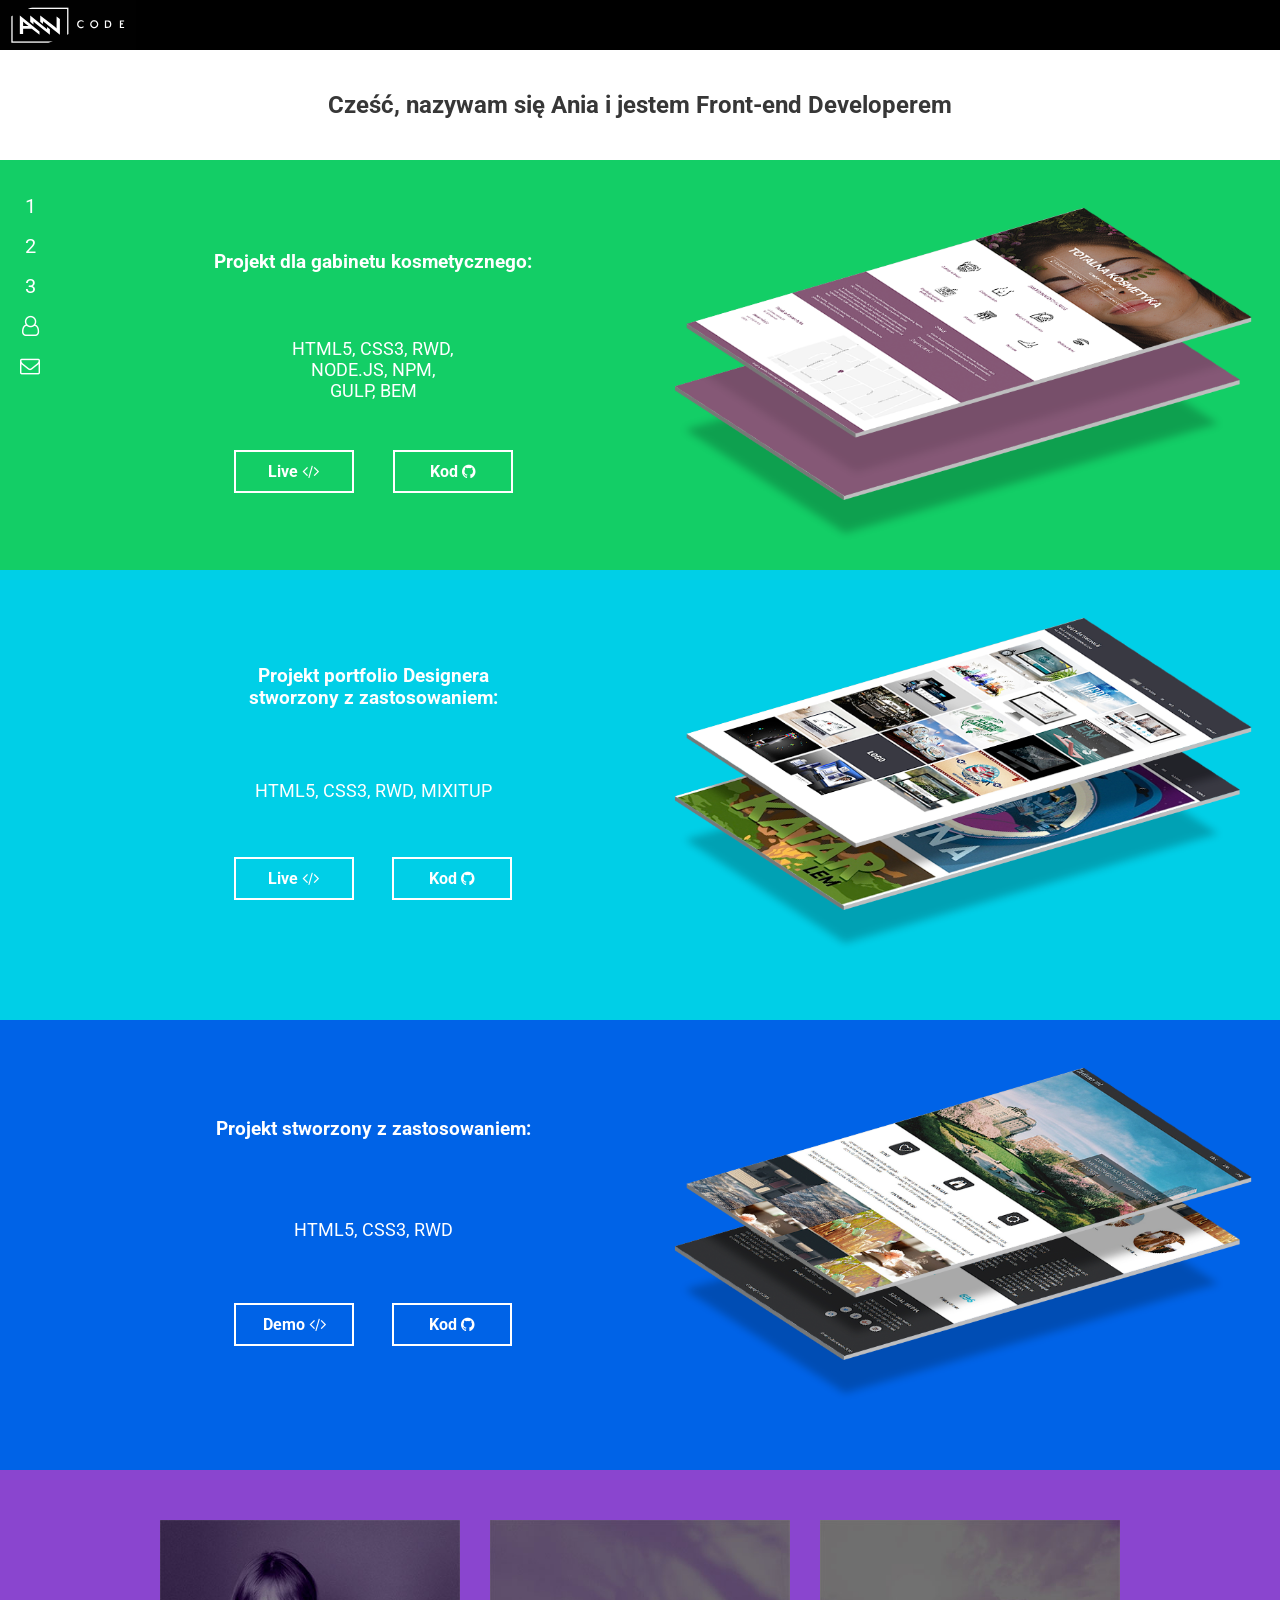
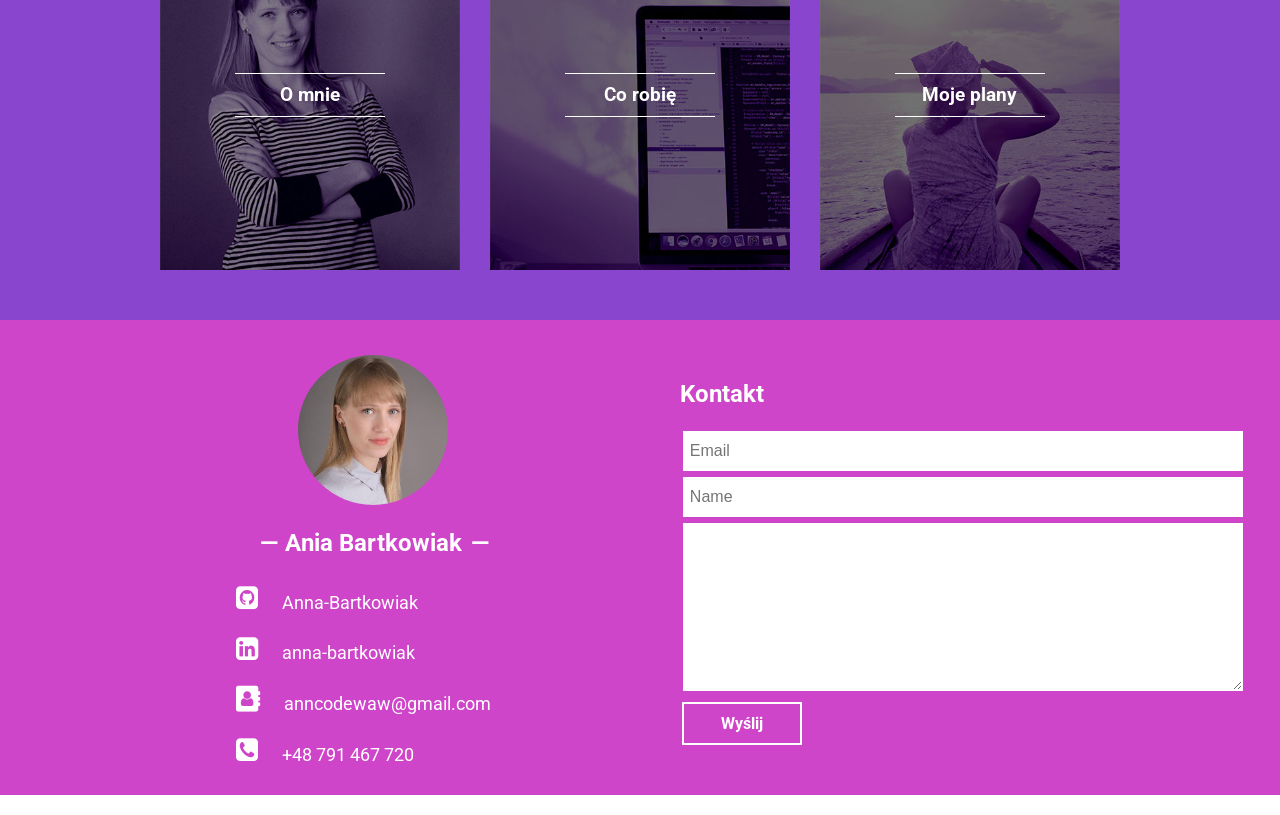
<file: index.html>
<!DOCTYPE html>
<html>
<head>
	<!-- Global site tag (gtag.js) - Google Analytics -->
<script async src="https://www.googletagmanager.com/gtag/js?id=UA-110729280-1"></script>
<script>
  window.dataLayer = window.dataLayer || [];
  function gtag(){dataLayer.push(arguments);}
  gtag('js', new Date());

  gtag('config', 'UA-110729280-1');
</script>
<meta charset="utf-8">
<meta name="Description" content="Portfolio Anna Bartkowiak">
<meta name="Keywords" content="Portfolio AnnCode, Web Developer, Front-end Developer, Anna Bartkowiak">
<meta name="viewport" content="width=device-width, initial-scale=1.0">
 
<title>Portfolio Anna Bartkowiak</title>

<link rel="stylesheet" href="style.css">
<link rel="stylesheet" href="https://maxcdn.bootstrapcdn.com/font-awesome/4.7.0/css/font-awesome.min.css"> 
<link rel="stylesheet" href="https://cdnjs.cloudflare.com/ajax/libs/animate.css/3.5.2/animate.min.css">
<link href="https://cdnjs.cloudflare.com/ajax/libs/jquery/3.2.1/jquery.min.js">

<script src="https://ajax.googleapis.com/ajax/libs/jquery/3.2.1/jquery.min.js"></script>
<!--
<script>
$(document).ready(function() {
  $("html").on("submit","#contact_form",function(e){
    e.preventDefault();
    $("#send_form_status").html('').hide();
    var data=$("#contact_form").serialize();
    $.post("/send_form.php",data,function(res){
      $("#send_form_status").html(res.msg).show();
      if(res.status==1){ 
        $("#contact_form")[0].reset();
      } 
    });
  });
});
</script>
-->
</head>
<body>
	<header id="item1">
		<div class="navbar-header">
<!-- Generator: Adobe Illustrator 21.0.0, SVG Export Plug-In . SVG Version: 6.00 Build 0)  -->
		<!--Logo-->
			
<svg version="1.1" id="Layer_1" xmlns="http://www.w3.org/2000/svg" xmlns:xlink="http://www.w3.org/1999/xlink" x="0px" y="0px"
	 viewBox="0 0 1890.9 688" style="enable-background:new 0 0 1890.9 688;" xml:space="preserve">
<style type="text/css">
	.st0{fill:#010101;}
	.st1{fill:none;}
	.st2{fill:#FFFFFF;}
	.st3{clip-path:url(#SVGID_2_);fill:none;stroke:#FFFFFF;stroke-width:18;stroke-miterlimit:10;}
	.st4{clip-path:url(#SVGID_4_);fill:none;stroke:#FFFFFF;stroke-width:18;stroke-miterlimit:10;}
	.st5{clip-path:url(#SVGID_6_);fill:none;stroke:#FFFFFF;stroke-width:18;stroke-miterlimit:10;}
	.st6{clip-path:url(#SVGID_8_);fill:none;stroke:#FFFFFF;stroke-width:18;stroke-miterlimit:10;}
	.st7{clip-path:url(#SVGID_10_);fill:none;stroke:#FFFFFF;stroke-width:18;stroke-miterlimit:10;}
	.st8{clip-path:url(#SVGID_12_);fill:none;stroke:#FFFFFF;stroke-width:18;stroke-miterlimit:10;}
	.st9{clip-path:url(#SVGID_14_);fill:none;stroke:#FFFFFF;stroke-width:18;stroke-miterlimit:10;}
</style>
<rect x="-1647.1" y="-367.1" class="st0" width="4410.4" height="5487.1"/>
<g>
	<g>
		<path class="st1" d="M350.9,327.7c-5.3-4.2-10.4-8.6-15.4-13.3c-4.9-4.6-9.6-9.5-14.1-14.6v63.3h74.8L350.9,327.7z"/>
		<g>
			<path class="st2" d="M654.1,406.8L419.8,214.1v89.2l45.8,35.6v-39.1c4.5,5.1,9.2,10,14.1,14.6c4.9,4.6,10.1,9.1,15.4,13.3
				l198.3,154.9v-42.4V439v-33.8L654.1,375V406.8z"/>
			<path class="st2" d="M275.7,472.9h45.8v-74.1h120.5l107.3,83.8V439L275.7,214.1V472.9z M321.4,299.8c4.5,5.1,9.2,10,14.1,14.6
				c4.9,4.6,10.1,9.1,15.4,13.3l45.4,35.4h-74.8V299.8z"/>
			<path class="st2" d="M786.6,396.5c-6-6.1-11.7-11.6-17.1-16.5c-5.4-4.9-10.8-9.5-16.1-13.8L559,214.1V255v7.8v37.8l39.1,33v-39.3
				l234.4,188.4v-219l-46-35.4V396.5z"/>
		</g>
	</g>
</g>
<g>
	<defs>
		
			<rect id="SVGID_9_" x="280.7" y="-202.2" transform="matrix(0.4041 0.9147 -0.9147 0.4041 650.6171 -298.2685)" width="547.1" height="1104.9"/>
	</defs>
	<clippath id="SVGID_2_">
		<use xlink:href="#SVGID_9_"  style="overflow:visible;"/>
	</clippath>
	<rect x="166.5" y="115.7" class="st3" width="775.6" height="469.2"/>
</g>
<g>
	<path class="st2" d="M1160.4,309.3c-4.8-4.1-10-7.2-15.3-9.3c-5.4-2.1-11.1-3.1-17-3.1c-11.5,0-20.9,3.7-28.1,11.1
		c-7.2,7.4-10.8,16.9-10.8,28.7c0,11.4,3.5,20.7,10.5,28.1c7,7.4,15.9,11.1,26.6,11.1c6.2,0,12.2-1.1,17.8-3.3
		c5.6-2.2,11-5.5,16.2-10v19.3c-4.6,3.3-9.6,5.8-15,7.4c-5.4,1.6-11.3,2.4-17.6,2.4c-8,0-15.5-1.3-22.3-4c-6.8-2.6-12.8-6.5-18-11.6
		c-5.1-5-9.1-11-11.8-17.8c-2.8-6.8-4.1-14.1-4.1-21.8c0-7.7,1.4-15,4.1-21.7c2.8-6.8,6.7-12.7,12-17.9c5.2-5.2,11.2-9.1,18-11.8
		c6.8-2.7,14.1-4,21.9-4c6.2,0,12.1,0.9,17.7,2.7c5.6,1.8,11,4.5,16.3,8.2L1160.4,309.3z"/>
	<path class="st2" d="M1457.9,389V283.7h23.1c15,0,25.6,0.8,31.7,2.3c6.1,1.5,11.5,4,16.1,7.6c6.1,4.6,10.7,10.6,13.8,17.9
		c3.1,7.3,4.7,15.6,4.7,24.9s-1.6,17.6-4.7,24.8c-3.1,7.2-7.8,13.2-13.8,17.9c-4.6,3.5-9.8,6.1-15.7,7.6c-5.9,1.5-15,2.3-27.4,2.3
		h-4.6H1457.9z M1475,373.5h14.4c7.9,0,13.8-0.5,17.8-1.6c4-1.1,7.4-2.8,10.3-5.3c4-3.4,7-7.6,8.9-12.7c2-5.1,3-10.9,3-17.6
		c0-6.7-1-12.6-3-17.6c-2-5.1-5-9.3-8.9-12.7c-3-2.5-6.5-4.3-10.7-5.3c-4.1-1.1-10.6-1.6-19.4-1.6h-6.2h-6.2V373.5z"/>
	<path class="st2" d="M1666.4,389V283.7h58.7v14.5h-41.6v26.4h25.4v15h-25.4v34h41.6V389H1666.4z"/>
	<path class="st2" d="M1365.7,336.6c0,7.5-1.4,14.5-4.2,21.2c-2.8,6.7-6.9,12.6-12.3,17.8c-5.4,5.2-11.5,9.2-18.3,12
		c-6.8,2.8-13.9,4.2-21.4,4.2c-7.6,0-14.8-1.4-21.7-4.2c-6.9-2.8-12.9-6.8-18.2-12c-5.4-5.2-9.4-11.1-12.2-17.8
		c-2.8-6.6-4.2-13.7-4.2-21.3c0-7.5,1.4-14.6,4.2-21.3c2.8-6.7,6.9-12.6,12.2-17.9c5.4-5.2,11.5-9.2,18.3-11.9
		c6.8-2.7,14-4.1,21.6-4.1c7.6,0,14.7,1.4,21.5,4.1c6.8,2.7,12.9,6.7,18.2,11.9c5.4,5.3,9.5,11.3,12.3,18
		C1364.3,322.1,1365.7,329.1,1365.7,336.6z M1347.9,336.6c0-5.3-1-10.4-2.9-15.2c-1.9-4.8-4.7-9.1-8.4-12.8
		c-3.5-3.7-7.7-6.5-12.3-8.5c-4.7-2-9.6-3-14.8-3s-10.1,1-14.8,2.9c-4.7,2-8.8,4.8-12.5,8.6c-3.6,3.7-6.4,7.9-8.3,12.7
		c-1.9,4.8-2.9,9.9-2.9,15.2c0,5.3,1,10.3,2.9,15.1c1.9,4.7,4.7,9,8.3,12.7c3.6,3.7,7.8,6.6,12.4,8.6c4.6,2,9.6,2.9,14.8,2.9
		c5.1,0,10-1,14.6-2.9c4.6-2,8.8-4.8,12.5-8.6c3.6-3.7,6.4-8,8.4-12.8C1346.9,346.9,1347.9,341.8,1347.9,336.6z"/>
</g>
</svg>


		</div>
		
<!--Menu fixed to left-->
		<div class="navbar">
			<ul>
				<a href="#item1" class="menu active"><li>1</li></a>
				<a href="#item2" class="menu"><li>2</li></a>
				<a href="#item3" class="menu"><li>3</li></a>
				<a href="#item4" class="menu"><li><i class="fa fa-user-o" aria-hidden="true"></i></li></a>
				<a href="#item5" class="menu"><li><i class="fa fa-envelope-o" aria-hidden="true"></i></li></a>
			</ul>
		</div>
	</header>
	
<!--Section jumbotron-->
	<section class="jumbotron">
		<h1>Cześć, nazywam się Ania i jestem Front-end Developerem</h1>
	</section>
	
<!--Section 1 - project Brand1-->
	<section class="section_1">
		<div class="row">
			<div class="col-l-offset-1 col-s-offset-0"></div>
			<div class="col-l-5 col-m-5 col-s-12">
				<div class="box-content">
					<h3>Projekt dla gabinetu kosmetycznego:</h3>
					<p>html5, css3, rwd,<br> node.js, npm,<br> gulp, bem</p>
					
					<div class="button">
						<a href="http://totalnakosmetyka.pl/" target="_blank"><button type="button" class="btn btn-purple">Live <i class="fa fa-code" aria-hidden="true"></i>
						</button></a>
						<a href="https://github.com/Anna-Bartkowiak/Projekt---Totalna-Kosmetyka" target="_blank"><button type="button" class="btn btn-purple">Kod <i class="fa fa-github" aria-hidden="true"></i></button></a>
					</div>
				</div>
			</div>

			<div class="col-l-6 col-m-6 col-s-12">
			<img src="img/totalna_kosmetyka.png" alt="Projekt Totalna Kosmetyka" title="Projekt Totalna Kosmetyka">
			</div>
		</div>	
	</section>

<!--Section 2 - project Zielono mi-->
	<section  id="item2" class="section_2">
		<div class="row">
			<div class="col-l-offset-1 col-s-offset-0"></div>
			<div class="col-l-5 col-m-5 col-s-12">
				<div class="box-content">
					<h3>Projekt portfolio Designera <br>stworzony z zastosowaniem:</h3>
					<p>html5, css3, rwd, mixitup</p>
					
					<div class="button">
						<a href="http://adambartoszewski.pl" target="_blank"><button type="button" class="btn btn-purple">Live <i class="fa fa-code" aria-hidden="true"></i>
						</button></a>
						<a href="https://github.com/Anna-Bartkowiak/Adam-portfolio" target="_blank"><button type="button" class="btn btn-purple">Kod <i class="fa fa-github" aria-hidden="true"></i></button></a>
					</div>
				</div>
			</div>

			<div class="col-l-6 col-m-6 col-s-12">
			<img src="img/adam_portfolio_v02.png" alt="Projekt portfolio Designera" title="Projekt portfolio Designera">
			</div>
		</div>	
	</section>
	
<!--Section 3 - project Zielono mi-->
	<section  id="item3" class="section_3">
		<div class="row">
			<div class="col-l-offset-1 col-s-offset-0"></div>
			
			<div class="col-l-5 col-m-5 col-s-12">
				<div class="box-content">
					<h3>Projekt stworzony z zastosowaniem:</h3>
					<p>html5, css3, rwd</p>
				
					<div class="button">
						<a href="http://anncode.pl/zielono-mi/" target="_blank"><button type="button" class="btn btn-purple"> Demo <i class="fa fa-code" aria-hidden="true"></i></button></a>
						<a href="https://github.com/Anna-Bartkowiak/Zielono-mi-my-first-site.git" target="_blank"><button type="button" class="btn btn-purple">Kod <i class="fa fa-github" aria-hidden="true"></i></button></a>
					</div>
				</div>
			</div>
			
			<div class="col-l-6 col-m-6 col-s-12">
			<img src="img/zielono-mi1.png" alt="Projekt My first site" title="Projekt My first site">
			</div>
		</div>
	</section>
	
<!--Section 4 with cards about me-->
	<section id="item4" class="section_4">
		<div class="row">
			<div class="col-l-offset-1 col-s-offset-0"></div>
			<div class="col-l-10 col-s-12">
				<div class="text">
					<div id="box">
						<div id="card">
							<div id="front">
								<h3>O mnie</h3>
								<p>Pochodzę ze Szczecinia, a od 3 lat mieszkam w Warszawie. <br><br>Ukończyłam intensywny Bootcamp w szkole Kodilla. Wiedzę czerpię z kursów internetowych, książek, dokumentacji i wielu innych dostępnych materiałów. Interesuję się rozwojem osobistym, zdrowym odżywianiem oraz aktywością fizyczną. <br><br>Dla relaksu czytam kryminały.</p>
							</div>

							<div id="back">
								<p>Pochodzę ze Szczecinia, a od 3 lat mieszkam w Warszawie. <br><br>Ukończyłam intensywny Bootcamp w szkole Kodilla. Wiedzę czerpię z kursów internetowych, książek, dokumentacji i wielu innych dostępnych materiałów. Interesuję się rozwojem osobistym, zdrowym odżywianiem oraz aktywością fizyczną. <br><br>Dla relaksu czytam kryminały.</p>
							</div>
						</div>
					</div>
					
					<div id="box1">
						<div id="card1">
							<div id="front1">
								<h3>Co robię</h3>
								<p>Ćwiczę kodując PSD do HTML&CSS czy przerabiając kursy internetowe. Ostatni mój projekt zrobiłam na podstawie jednego z nich z użyciem npm, node.js, webpack, gulp. <br><br>Dlaczego programowanie? Ponieważ chcę tworzyć, rozwiązywać zagadki, rozwijać się i czerpać z tego przyjemność i satysfakcję.</p>
							</div>

							<div id="back1">
								<p>Ćwiczę kodując PSD do HTML&CSS czy przerabiając kursy internetowe. Ostatni mój projekt zrobiłam na podstawie jednego z nich z użyciem npm, node.js, webpack, gulp. <br><br>Dlaczego programowanie? Ponieważ chcę tworzyć, rozwiązywać zagadki, rozwijać się i czerpać z tego przyjemność i satysfakcję.</p>
							</div>
						</div>
					</div>
					
					<div id="box2">
						<div id="card2">
							<div id="front2">
								<h3>Moje plany</h3>
								<p>W przyszłości chcę być profesjonalną Front-end Developerką specjalizującą się w CSS i Javascript. Niestety nauka bez wsparcia nie należy do łatwych. Dlatego chciałabym zdobyć doświadczenie pod okiem profesjonalistów, aby móc tworzyć zaawansowane strony i aplikacje. <br><br>Zależy ci na zmotywowanym pracowniku do dłuższej współpracy? Koniecznie się do mnie odezwij chętnie z tobą porozmawiam!</p>
							</div>

							<div id="back2">
								<p>W przyszłości chcę być profesjonalną Front-end Developerką specjalizującą się w CSS i Javascript. Niestety nauka bez wsparcia nie należy do łatwych. Dlatego chciałabym zdobyć doświadczenie pod okiem profesjonalistów, aby móc tworzyć zaawansowane strony i aplikacje. <br><br>Zależy ci na zmotywowanym pracowniku do dłuższej współpracy? Koniecznie się do mnie odezwij chętnie z tobą porozmawiam!</p>
							</div>
						</div>
					</div>
				</div>
			</div>	
		</div>
	</section>
	
<!--Section 5 - Contact form-->
	<section id="item5" class="section_5">
		<div class="row">
			<div class="col-l-offset-1 col-m-offset-1 col-s-offset-0"></div>
			
			<div class="col-l-5 col-m-10 contact col-s-12">
				<div class="profil_picture">
					<img src="img/zdjecie-profilowe2.jpg" alt="Ania Bartkowiak" title="Ania Bartkowiak" class="animated bounceIn">
				</div>
				
				<h2><span style="letter-spacing: -2px; margin: 0 5px;"> &mdash; </span>Ania Bartkowiak<span style="letter-spacing: -2px; margin: 0 5px;"> &mdash; </span></h2>

				<div class="wrapper-box">
					<div class="wrapper">
						<i class="fa fa-github-square animated pulse" aria-hidden="true"></i>
						<a href="http://github.com/Anna-Bartkowiak" target="_blank">Anna-Bartkowiak</a>
					</div>

					<div class="wrapper">
						<i class="fa fa-linkedin-square animated pulse" aria-hidden="true"></i>
						<a href="http://www.linkedin.com/in/anna-bartkowiak-3b36a1b1" target="_blank">anna-bartkowiak</a>
					</div>

					<div class="wrapper">
						<i class="fa fa-address-book animated pulse" aria-hidden="true"></i>
						<a href="mailto:anncodewaw@gmail.com">anncodewaw@gmail.com</a>
					</div>

					<div class="wrapper">
						<i class="fa fa-phone-square animated pulse" aria-hidden="true"></i>
						<a href="tel:+48791467720">+48 791 467 720</a>
					</div>
				</div>
			</div>
			
			<div class="col-l-6 col-m-12 pink col-s-12">
				<h2 class="section_5--contant">Kontakt</h2>
				<div id="send_form_status"></div>
				<form class="form" action="/send_form.php" method="post" id="contact_form">
					<div class="form-group">
						<input type="text" name="email" class="form-control" id="email" placeholder="Email" pattern="[^ @]*@[^ @]*" title="Enter the correct email format." required>
					</div>

					<div class="form-group">
						<input type="text" name="name" class="form-control" id="name" placeholder="Name" required>
					</div>

					<div class="form-group">
						<textarea name="message" id="message" class="form-control" rows="5" required></textarea>
					</div>

					<div class="form-group">
						<button type="submit" class="btn btn-purple submit">Wyślij</button>
					</div>
				</form>
			</div>
		</div>
	</section>
	
	<a href="#" class="go-top"><i class="fa fa-chevron-up" aria-hidden="true"></i></a>
	
	<script src="./js/scrollTopAn.js"></script>
	<script src="./js/contact-form.js"></script>
</body>
</html>
</file>
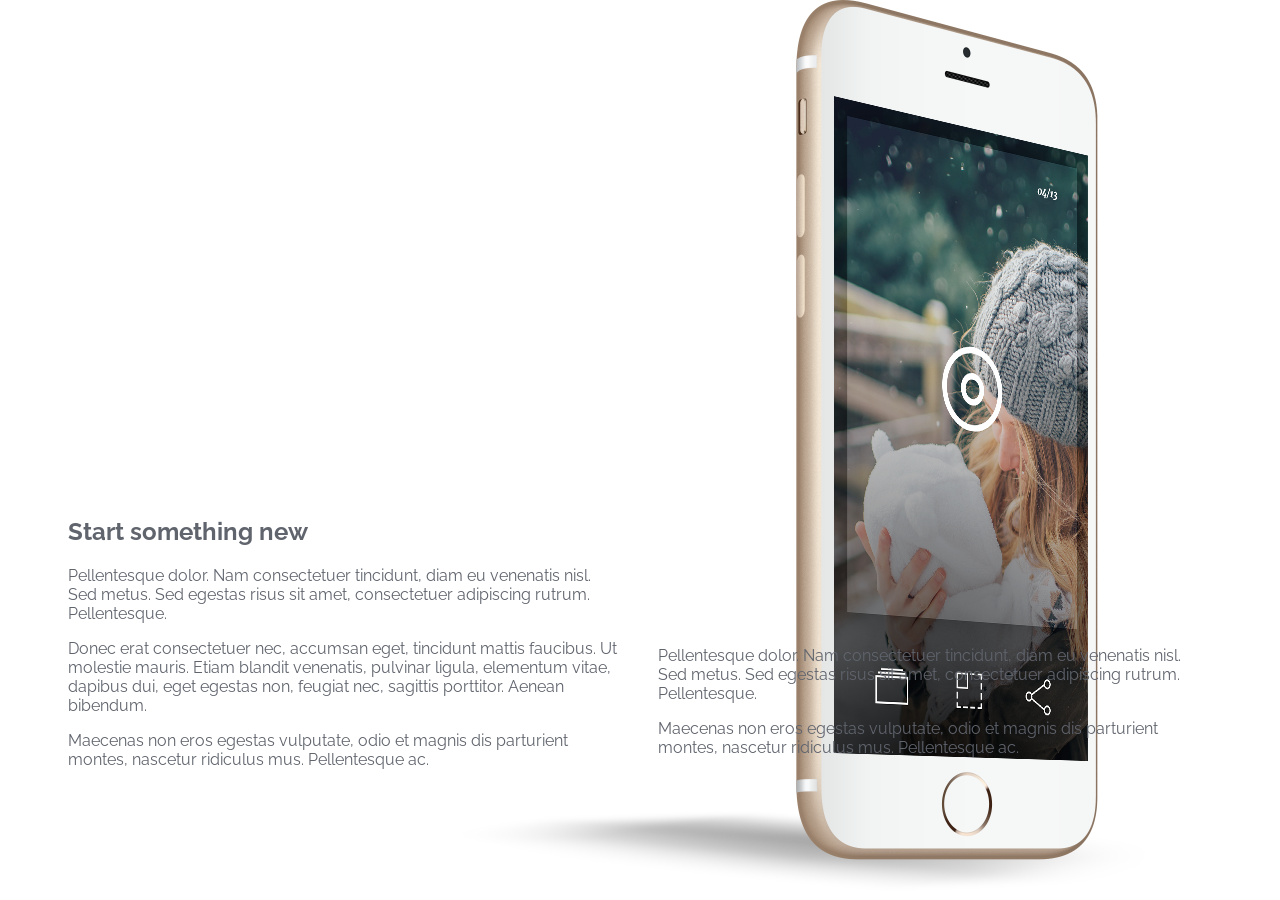
<file: Projekt1/index.html>
<!DOCTYPE html>
<html lang="pl">
<head>
	<meta charset="utf-8">
	<meta name="keywords" content="Picture perfect">
	<meta name="description" content="Picture perfect">
	<meta name="viewport" content="width=device-width, initial-scale=1.0">

	<title>Picture perfect</title>

	<link rel="stylesheet" href="https://maxcdn.bootstrapcdn.com/font-awesome/4.5.0/css/font-awesome.min.css">
	<link rel="stylesheet" href="style.css">
</head>
<body>
	<section class="hero">
		<div class="slogan">
			<h2>Picture perfect</h2>
			<p>Nullam rutrum molestie, lectus felis non dui. Vestibulum lacinia eros.</p>
		</div>

		<div class="Picture">
			<img src="./img/14-layers.png">
		</div>
	</section><!--end section with class hero-->

	<div class="container">
		<div class="wrapper content">
			<div class="row">
				<div class="col-m-6">
					<h2>Start something new</h2>
					<p>Pellentesque dolor. Nam consectetuer tincidunt, diam eu venenatis nisl. Sed metus. Sed egestas risus sit amet, consectetuer adipiscing rutrum. Pellentesque.</p>
					<p>Donec erat consectetuer nec, accumsan eget, tincidunt mattis faucibus. Ut molestie mauris. Etiam blandit venenatis, pulvinar ligula, elementum vitae, dapibus dui, eget egestas non, feugiat nec, sagittis porttitor. Aenean bibendum.</p>
					<p>Maecenas non eros egestas vulputate, odio et magnis dis parturient montes, nascetur ridiculus mus. Pellentesque ac.</p>
				</div>

				<div class="col-m-6 a">
					<p>Pellentesque dolor. Nam consectetuer tincidunt, diam eu venenatis nisl. Sed metus. Sed egestas risus sit amet, consectetuer adipiscing rutrum. Pellentesque.</p>
					<p>Maecenas non eros egestas vulputate, odio et magnis dis parturient montes, nascetur ridiculus mus. Pellentesque ac.</p>
				</div>
			</div>
		</div>

		<div class="wrapper 2">
			<div class="parallax"></div><!--parallax effect-->
		</div>
	</div>

	<section class="gallery">
		<div></div>
		<div></div>
		<div></div>
		<div></div>
		<div></div>
		<div></div>
	</section>
</body>
</html>
</file>
<file: style.css>
@import url('https://fonts.googleapis.com/css?family=Roboto');

* { 
	box-sizing: border-box; 
}

body {
	margin: 0;
	font-family: 'Roboto', Helvetica, Arial, sans-serif;
	color: #FFF;
}

.row:before,
.row:after {
    content: "";
    display: table;
    clear: both;
}

[class*="col-"] {
	float: left;
	min-height: 1px;
}

.col-l-1 {width: 8.33%;} 
.col-l-2 {width: 16.66%;} 
.col-l-3 {width: 25%;} 
.col-l-4 {width: 33.33%;} 
.col-l-5 {width: 41.66%;} 
.col-l-6 {width: 50%;} 
.col-l-7 {width: 58.33%;} 
.col-l-8 {width: 66.66%;} 
.col-l-9 {width: 75%;} 
.col-l-10 {width: 83.33%;} 
.col-l-11 {width: 91.66%;} 
.col-l-12 {width: 100%;} 

.col-l-offset-0 {margin-left: 0;}
.col-l-offset-1 {margin-left: 8.33%;}
.col-l-offset-2 {margin-left: 16.66%;}
.col-l-offset-3 {margin-left: 25%;}
.col-l-offset-4 {margin-left: 33.33%;}
.col-l-offset-5 {margin-left: 41.66%;}
.col-l-offset-6 {margin-left: 50%;}
.col-l-offset-7 {margin-left: 58.33%;}
.col-l-offset-8 {margin-left: 66.66%;}
.col-l-offset-9 {margin-left: 75%;}
.col-l-offset-10 {margin-left: 83.33%;}
.col-l-offset-11 {margin-left: 91.66%;}

/*Panel nawigacji*/
header {
	min-height: 50px;
	font-size: 0px;
}

.navbar-header {
	width: 100%;
	min-height: inherit;
	position: fixed;
	top: 0;
	z-index: 1;
	background-color: #000;
}

.navbar {
	font-size: 16px;
	position: fixed;
    left: 0;
	top: 170px;
}

ul {
	padding-left: 0;
}

.navbar li {
	display: block;
	list-style-type: none;
	height: 40px;
	line-height: 40px;
	font-size: 20px;
	padding-left: 20px;
	padding-right: 20px;
	text-align: center;
}

a {
	color: #FFF;
	vertical-align: middle;
	text-decoration: none;
}

svg {
	height: 49.5px;
}

.navbar li:visited {
	background-color: #373737;
}

.navbar li:hover {
	background-color: #7C7E84;
}

.navbar li:active {
	background-color: #373737;
}

/*Section jumbotron*/
.jumbotron {
	width: 100%;
	padding: 40px;
	background: #FFF;
	text-align: center;
	vertical-align: middle;
}

.jumbotron > h1 {
	max-width: 920px;
	line-height: 30px;
	padding: 0 20px;
	margin: 0 auto;
	font-size: 24px;
	color: #373737;
	-webkit-animation-duration: 2s;
  	-webkit-animation-delay: 0s;
}

/*Section - project*/
.section_1 {
	width: 100%;
	min-height: 410px;
	background-color: #13CE66;
}

.section_2,
.section_3,
.section_4 {
	width: 100%;
	height: 100%;
	min-height: 450px;
}

.section_2 {
	background-color: #00CFE7;
}

.section_3 {
	background-color: #0063E7;
}

.section_4 {
	background-color: #8A45CF;
}

.section_5 {
	background-color: #CF45CA;
}

h3 {
	-webkit-animation-duration: 3s;
  	-webkit-animation-delay: 3s;
}

p {
	font-size: 18px;
	margin: 10px 40px;
	-webkit-animation-duration: 3s;
  	-webkit-animation-delay: 3s;
}

.section_1 p,
.section_2 p,
.section_3 p,
.section_1 h3,
.section_2 h3,
.section_3 h3 {
	text-align: center;
}

.col-l-6,
.col-l-5 {
	height: 100%;
	min-height: 410px;
	padding: 15px 15px;
	display: flex;
	align-items: center;
	justify-content: center;
	flex-direction: column;
}

.pink {
	display: block;
	padding: 40px;
}

img {
	width: 100%;
	height: auto;
	-webkit-animation-duration: 3s;
  	-webkit-animation-delay: 6s;
}

.button {
	display: flex;
	justify-content: space-around;
}

.box-content {
	min-height: 300px;
	padding: 0 20px;
	display: flex;
	flex-direction: column;
	justify-content: space-around;
}

.box-content p {
	text-transform: uppercase;
}

.text,
.col-l-12 > h3 {
    display: flex;
    flex-wrap: wrap;
    justify-content: center;
}

.text{
	height: inherit;
}

.text > p {
	width: 350px; 
	padding: 10px 20px;
	margin: 0;
	font-size: 16px;
}

img.align-left {
	float: left;
	width: 100px;
	margin-right: 20px;
}

.col-l-12 > h3 {
	padding: 20px;
}

button {
	display: inline-block;
	width: 120px;
	min-height: 40px;
	margin: 4px 2px;
	padding: 10px;
	font-size: 16px;
	font-weight: bold;
	font-family: 'Roboto', Helvetica, Arial, sans-serif;
	cursor: pointer;
	background-color: inherit;
	background-position: 100% 0;
	background-size: 300%;
	-webkit-transition: 0.9s; 
	transition: 0.9s;
	color: #FFF;
	border: 2px solid #FFF;
	-webkit-animation-duration: 3s;
  	-webkit-animation-delay: 5s;
}

.btn-purple {
	background-image: linear-gradient(90deg, #FFF 50%, transparent 50%);
}

button.btn-angle {
	display: flex;
	align-items: center;
	margin: 0 auto;
	font-size: 40px;
	border: 0px none;
	padding: 0px;
}

.fa {
	margin: 0 auto;
	-webkit-animation-duration: 15s;
  	-webkit-animation-delay: 1s;
	-webkit-animation-iteration-count: infinite;
}

button:hover {
	background-position: 0 100%; 
	color: #373737;
}

#box,
#box1,
#box2 {
	width:300px;
	height:350px;
	margin: 50px 15px 30px 15px;
	perspective: 400px;
	-webkit-perspective: 400px;
}

#card,
#card1,
#card2 {
	position:relative;
	width:100%;
	height:100%;
	text-align:center;
	transition:1s;
	-webkit-transition:1s;
	transform-style:preserve-3d;
	-webkit-transform-style:preserve-3d;
}

#box:hover > #card, 
#box1:hover > #card1,
#box2:hover > #card2 {
	-webkit-transform:rotateY(180deg);
	transform:rotateY(180deg);
}

#front,
#front1,
#front2 {
	position:absolute;
	width:100%;
	height:100%;
	background-size:100%;
	backface-visibility:hidden;
	-webkit-backface-visibility:hidden;
}

#front {
	background-image: url('img/omnie.jpg');
}

#front1 {
	background-image: url('img/learn.jpg');
}

#front2 {
	background-image: url('img/future.jpg');
}

#back,
#back1, 
#back2 {
	position:absolute;
	width:100%;
	height:100%;
	background-color: #373737;
	-webkit-transform: rotateY(180deg);
	transform: rotateY(180deg);
	-webkit-backface-visibility:hidden;
	backface-visibility:hidden;
}

#front > h3,
#front1 > h3,
#front2 > h3 {
	position: relative;
	top: 50%;
	transform: translateY(-50%);
	width: 150px;
	margin: 0 auto;
	padding: 10px;
	border-top: 1px solid;
	border-bottom: 1px solid;
}

#front > p,
#front1 > p,
#front2 > p {
	visibility: hidden;
}

#back > p,
#back1 > p, 
#back2 > p {
	position: relative;
	top: 50%;
	transform: translateY(-50%);
	line-height: 20px;
	font-size: 14px;
	text-align: left;
}

.social_media {
	padding: 20px;
	font-size: 1.6em;
}

.row_icon {
	display: inline-block;
	width: 100%;
}

.col-l-12 {
	height: 100%;
}

.col-l-12 > .fa {
	display: flex;
	align-items: center;
	justify-content: center;
	width: 100%;
	height:100%;
	font-size: 40px;
	cursor: pointer;
}

.profil_picture > img {
	max-height: 200px;
	max-width: 150px;
	border-radius: 50%;
	margin-top: 20px;
	-webkit-animation-duration: 15s;
  	-webkit-animation-delay: 1s;
}

.wrapper {
	width: 100%;
	line-height: 50px;
	align-content: center;
}

.wrapper > p {
	display: inline-block;
	margin: 0 20px;
}

.wrapper > .fa {
	font-size: 26px;
}

.wrapper > a {
	padding: 0 20px;
	font-size: 18px;
}

.form-control {
    width: 100%;
    padding: 3px 6px;
	margin: 3px;
    font-size: 16px;
    line-height: 2/*1.42857143*/;
    color: #555;
    background-color: #FFF;
    background-image: none;
    border: 1px solid #FFF;
/*
    -webkit-box-shadow: inset 0 1px 1px rgba(0,0,0,.075);
    box-shadow: inset 0 1px 1px rgba(0,0,0,.075);
    -webkit-transition: border-color ease-in-out .15s,-webkit-box-shadow ease-in-out .15s;
    -o-transition: border-color ease-in-out .15s,box-shadow ease-in-out .15s;
    transition: border-color ease-in-out .15s,box-shadow ease-in-out .15s;
*/
}

input {
    line-height: normal;
}

input {
    -webkit-appearance: textfield;
    background-color: #FFF;
    -webkit-rtl-ordering: logical;
    user-select: text;
    cursor: auto;
}

input {
	display: inline-block;
    text-align: start;
    margin: 0em 0em 0em 0em;
    font: 13.3333px Arial;
    text-rendering: auto;
    color: initial;
    letter-spacing: normal;
    word-spacing: normal;
    text-transform: none;
    text-indent: 0px;
    text-shadow: none;
}

div.black{
	background: #000;
}

i.fa-angle-double-up {
	color: #FFF;
}

@media (min-width: 501px) and (max-width: 768px) {
	
	[class*="col-"] {
		float: left;
		min-height: 1px;
	}
	
	.col-m-1 {width: 8.33%;} 
	.col-m-2 {width: 16.66%;} 
	.col-m-3 {width: 25%;} 
	.col-m-4 {width: 33.33%;} 
	.col-m-5 {width: 41.66%;} 
	.col-m-6 {width: 50%;} 
	.col-m-7 {width: 58.33%;} 
	.col-m-8 {width: 66.66%;} 
	.col-m-9 {width: 75%;} 
	.col-m-10 {width: 83.33%;} 
	.col-m-11 {width: 91.66%;} 
	.col-m-12 {width: 100%;}
	
	.col-m-offset-0 {margin-left: 0;}
	.col-m-offset-1 {margin-left: 8.33%;}
	.col-m-offset-2 {margin-left: 16.66%;}
	.col-m-offset-3 {margin-left: 25%;}
	.col-m-offset-4 {margin-left: 33.33%;}
	.col-m-offset-5 {margin-left: 41.66%;}
	.col-m-offset-6 {margin-left: 50%;}
	.col-m-offset-7 {margin-left: 58.33%;}
	.col-m-offset-8 {margin-left: 66.66%;}
	.col-m-offset-9 {margin-left: 75%;}
	.col-m-offset-10 {margin-left: 83.33%;}
	.col-m-offset-11 {margin-left: 91.66%;}
	
	.navbar {
    	position: fixed;
    	left: 0;
		top: 105px; 
	}
	
	.navbar li {
		height: 30px;
		line-height: 30px;
	}
	
	.jumbotron {
		padding: 10px;
	}
	
	.jumbotron > h1,
	.navbar li,
	h2 {
		font-size: 0.95em;
	}
	
	.jumbotron > h1 {
		line-height: 24px;
	}
	
	.section_1,
	.section_2,
	.section_3,
	.col-m-5, 
	.col-m-6 {
		min-height: 350px;
	}
	
	.section_4 {
		min-height: 0px;
	}
	
	p {
		margin: 20px;
	}
	
	p,
	button,
	.form-control,
	.wrapper > a {
		font-size: 0.9em;
	}
	
	button {
		width: 80px;
		padding: 4px;
	}
	
	.box-content {
		min-height: 250px;
	}
	
	#box, 
	#box1, 
	#box2 {
		height: 310px;
		width: 250px;
		margin: 30px;
	}
	
	.text {
		min-height: 400px;
		align-items: center;
	}
	
	#front > h3, 
	#front1 > h3, 
	#front2 > h3 {
		position: relative;
    	top: 0%;
    	transform: translateY(0%);
    	width: 100px;
    	margin-top: 10px;
		margin-bottom: 0;
		margin-left: auto;
    	padding: 5px;
		font-size: 0.95em;
	}
	
	#front > p,
	#front1 > p,
	#front2 > p {
		visibility: visible;
		text-align: left;
		margin: 10px 10px 10px 18px;
		font-size: 0.9em;
	}
	
	#back > p, 
	#back1 > p, 
	#back2 > p {
		line-height: 16px;
	}
	
}
	
@media(max-width: 500px) {
	
	[class*="col-"] {
		width: 100%;
		float: left;
		min-height: 0px;
	}
	
	.col-s-1 {width: 8.33%;} 
	.col-s-2 {width: 16.66%;} 
	.col-s-3 {width: 25%;} 
	.col-s-4 {width: 33.33%;} 
	.col-s-5 {width: 41.66%;} 
	.col-s-6 {width: 50%;} 
	.col-s-7 {width: 58.33%;} 
	.col-s-8 {width: 66.66%;} 
	.col-s-9 {width: 75%;} 
	.col-s-10 {width: 83.33%;} 
	.col-s-11 {width: 91.66%;} 
	.col-s-12 {width: 100%;}
	
	.col-s-offset-0 {margin-left: 0;}
	.col-s-offset-1 {margin-left: 8.33%;}
	.col-s-offset-2 {margin-left: 16.66%;}
	.col-s-offset-3 {margin-left: 25%;}
	.col-s-offset-4 {margin-left: 33.33%;}
	.col-s-offset-5 {margin-left: 41.66%;}
	.col-s-offset-6 {margin-left: 50%;}
	.col-s-offset-7 {margin-left: 58.33%;}
	.col-s-offset-8 {margin-left: 66.66%;}
	.col-s-offset-9 {margin-left: 75%;}
	.col-s-offset-10 {margin-left: 83.33%;}
	.col-s-offset-11 {margin-left: 91.66%;}
	
	.navbar {
		top: 130px;
	}
	
	.navbar > ul > li {
		padding: 0px 10px;
		font-size: 16px;
	}
	
	.jumbotron {
		min-width: inherit;
		padding: 10px;
		text-align: center;
	}
	 
	.jumbotron > h1 {
		font-size: 0.8em;
	}
	
	.box-content {
		min-height: 200px;
	}
	
	.text {
		padding: 0 20px;
	}
	
	h2 {
		font-size: 16px;
	}
	
	h3 {
		margin: 5px;
		text-align: center;
		font-size: 16px;
	}
	
	.col-s-12 {
		display: flex;
		padding: 20px;
	}
	
	.col-s-12 > h3 {
    	margin: 0 auto;
		padding: 10px 20px;
	}
	
	p {
		margin: 0px 10px;
	}
	
	#box, 
	#box1, 
	#box2 {
		width: 230px;
    	height: 300px;
    	margin: 20px 5px 10px 5px;
		perspective: 300px;
		-webkit-perspective: 300px;
	}
	
	#front {
		background: rgba(28, 28, 28, 0.9);
	}

	#front1 {
		background: rgba(28, 28, 28, 0.9);
	}

	#front2 {
		background: rgba(28, 28, 28, 0.9);
	}
	
	#front > h3, 
	#front1 > h3, 
	#front2 > h3 {
		position: relative;
    	top: 0%;
    	transform: translateY(0%);
    	width: 100px;
    	margin-top: 10px;
		margin-bottom: 0;
		margin-left: auto;
    	padding: 3px;
		font-size: 0.9em;
	}
	
	#front > p,
	#front1 > p,
	#front2 > p {
		margin: 10px 10px 10px 18px;
		font-size: 0.9em;
		visibility: visible;
		text-align: left;
	}
	
	#back > p, 
	#back1 > p, 
	#back2 > p {
		line-height: 15px;
		font-size: 14px;
	}
	
	
	form {
		width: auto;
	}
	
	.form-control {
		height: 34px;
		padding: 2px 6px;
		font-size: 14px;
	}
	
	.form-group > button {
		align-content: center;
	}
	
	button {
		display: inline-block;
		min-height: 30px;
		margin: 4px 2px;
		padding: 5px;
		font-size: 0.8em;
	}
	
	img {
		height: 100%;
		width: 90%;
		margin: 30px 0;
	}
}
</file>
<file: Projekt1/style.css>
@import url('https://fonts.googleapis.com/css?family=Raleway');

* {
	box-sizing: border-box;
}

body {
	margin: 0;
	font-family: 'Raleway', sans-serif;
	color: white;
}

.row:before,
.row:after {
    content: "";
    display: table;
    clear: both;
}

[class*="col-"] {
	float: left;
	min-height: 1px;
}

.col-m-1 {width: 8.33%;} 
.col-m-2 {width: 16.66%;} 
.col-m-3 {width: 25%;} 
.col-m-4 {width: 33.33%;} 
.col-m-5 {width: 41.66%;} 
.col-m-6 {width: 50%;} 
.col-m-7 {width: 58.33%;} 
.col-m-8 {width: 66.66%;} 
.col-m-9 {width: 75%;} 
.col-m-10 {width: 83.33%;} 
.col-m-11 {width: 91.66%;} 
.col-m-12 {width: 100%;} 

.col-offset-0 {margin-left: 0;}
.col-offset-1 {margin-left: 8.33%;}
.col-offset-2 {margin-left: 16.66%;}
.col-offset-3 {margin-left: 25%;}
.col-offset-4 {margin-left: 33.33%;}
.col-offset-5 {margin-left: 41.66%;}
.col-offset-6 {margin-left: 50%;}
.col-offset-7 {margin-left: 58.33%;}
.col-offset-8 {margin-left: 66.66%;}
.col-offset-9 {margin-left: 75%;}
.col-offset-10 {margin-left: 83.33%;}
.col-offset-11 {margin-left: 91.66%;}

.parallax {
    /* The image used */
    background-image: url("https://images.unsplash.com/photo-1432251407527-504a6b4174a2?dpr=2.5&auto=format&fit=crop&w=1080&h=NaN&q=80&cs=tinysrgb&crop=");

    /* Set a specific height */
    /*max-height: 100vh;*/
    min-height: 400px; 

    /* Create the parallax scrolling effect */
    background-attachment: fixed;
    background-position: center;
    background-repeat: no-repeat;
    background-size: cover;
    mix-blend-mode: luminosity;
    opacity: 0.1;
}

.hero {
	height: 450px;
	background: url("https://images.unsplash.com/photo-1469559845082-95b66baaf023?dpr=2.5&auto=format&fit=crop&w=1080&h=NaN&q=80&cs=tinysrgb&crop=");
	background-position: center;
	background-size: cover;
}

.slogan {
	max-width: 300px;
	float: left;
	margin-left: 18vh;
	margin-top: 25vh;
}

.container {
	margin: 0;
	padding: 0;
	position: relative;
}

.wrapper {
	position: absolute;
	top: 0;
	bottom: 0;
	left: 0;
	right: 0;
	padding: 0;
	margin: 0;
}

.content {
	width: 1180px;
	margin: 0 auto;
}

.row {
	position: relative;
	padding-top: 30px;
}

.col-m-6 {
	color: #60646D;
	padding: 17.5px;
}

.a {
	padding-top: 150px;
}
</file>
